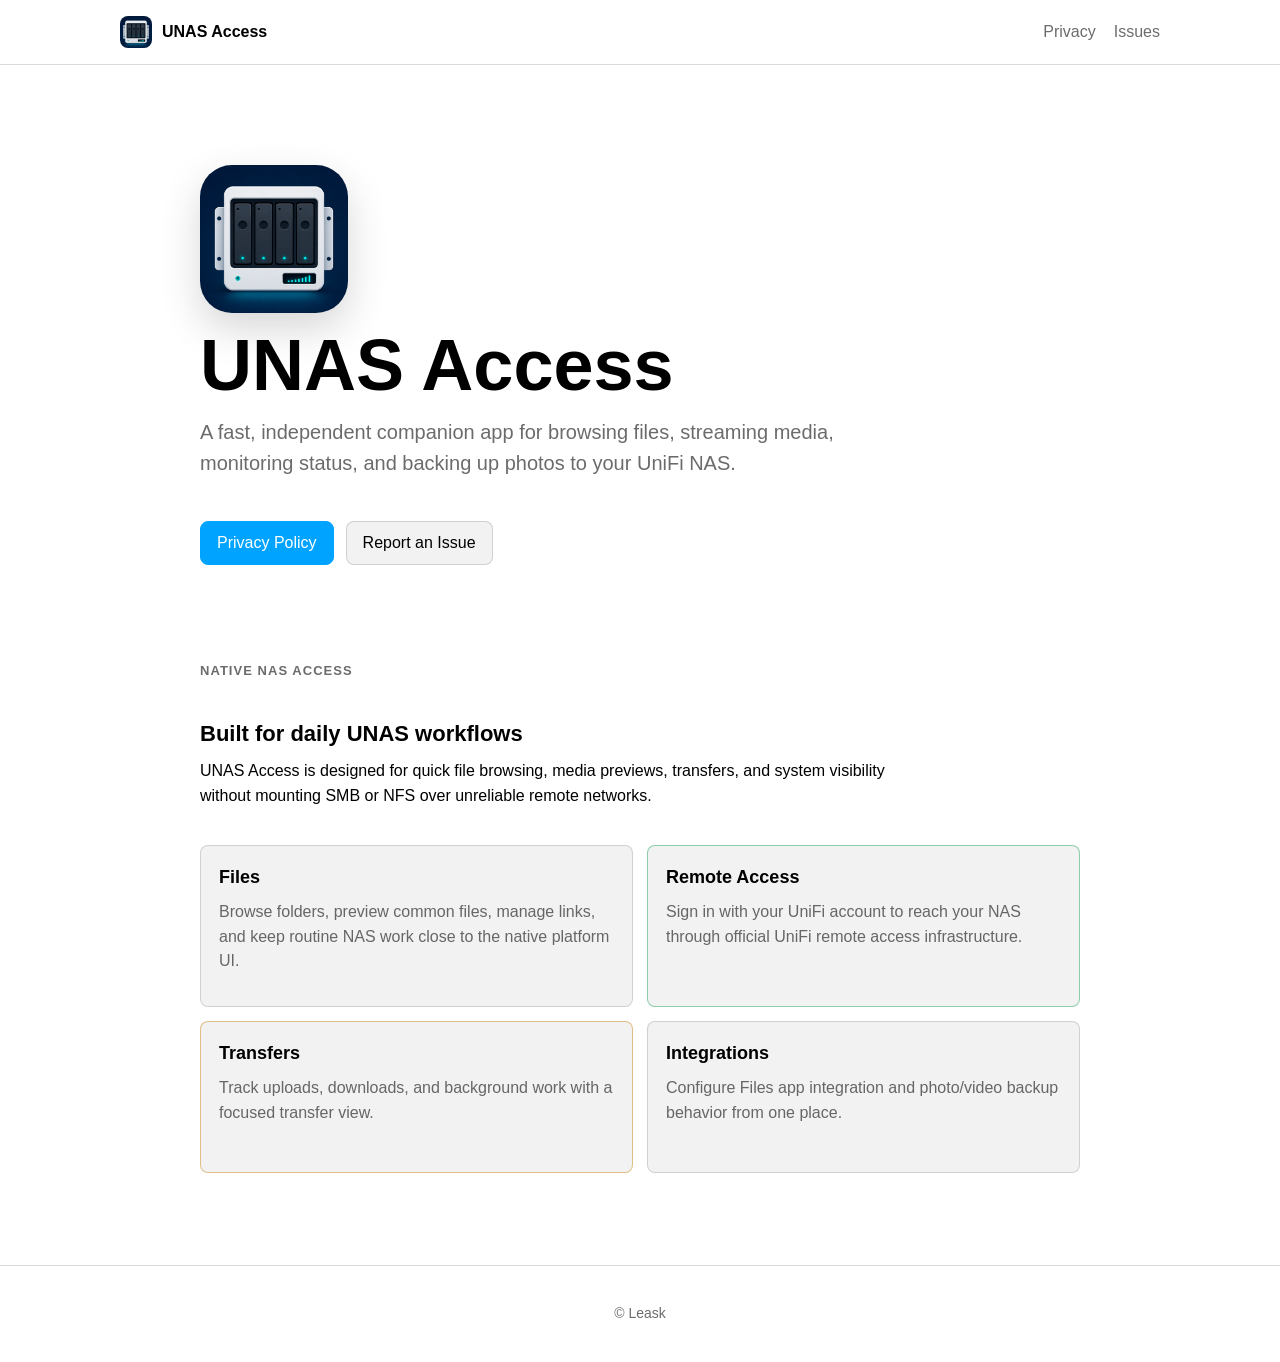
<file: docs/index.html>
<!doctype html>
<html lang="en">
<head>
    <meta charset="utf-8">
    <meta name="viewport" content="width=device-width, initial-scale=1">
    <title>UNAS Access</title>
    <link rel="stylesheet" href="./styles.css">
</head>
<body>
    <header class="site-header">
        <nav class="site-nav" aria-label="Primary">
            <a class="brand" href="./">
                <img
                    src="./assets/logo.png"
                    width="32"
                    height="32"
                    alt=""
                    aria-hidden="true"
                >
                <span>UNAS Access</span>
            </a>
            <div class="nav-links">
                <a href="./privacy/">Privacy</a>
                <a href="https://github.com/Leask/UNAS-Access-Public/issues">Issues</a>
            </div>
        </nav>
    </header>

    <main class="page">
        <section class="hero">
            <img
                class="app-logo"
                src="./assets/logo.png"
                width="148"
                height="148"
                alt="UNAS Access"
            >
            <h1>UNAS Access</h1>
            <p>
                A fast, independent companion app for browsing files, streaming
                media, monitoring status, and backing up photos to your UniFi
                NAS.
            </p>
            <div class="actions">
                <a class="button primary" href="./privacy/">Privacy Policy</a>
                <a
                    class="button"
                    href="https://github.com/Leask/UNAS-Access-Public/issues"
                >Report an Issue</a>
            </div>
        </section>

        <section class="section">
            <div>
                <p class="eyebrow">Native NAS Access</p>
                <h2>Built for daily UNAS workflows</h2>
                <p>
                    UNAS Access is designed for quick file browsing, media
                    previews, transfers, and system visibility without mounting
                    SMB or NFS over unreliable remote networks.
                </p>
            </div>

            <div class="feature-grid">
                <article>
                    <h3>Files</h3>
                    <p>
                        Browse folders, preview common files, manage links, and
                        keep routine NAS work close to the native platform UI.
                    </p>
                </article>
                <article>
                    <h3>Remote Access</h3>
                    <p>
                        Sign in with your UniFi account to reach your NAS
                        through official UniFi remote access infrastructure.
                    </p>
                </article>
                <article>
                    <h3>Transfers</h3>
                    <p>
                        Track uploads, downloads, and background work with a
                        focused transfer view.
                    </p>
                </article>
                <article>
                    <h3>Integrations</h3>
                    <p>
                        Configure Files app integration and photo/video backup
                        behavior from one place.
                    </p>
                </article>
            </div>
        </section>
    </main>

    <footer class="site-footer">
        <div class="footer-inner">
            <p>© Leask</p>
        </div>
    </footer>
</body>
</html>
</file>
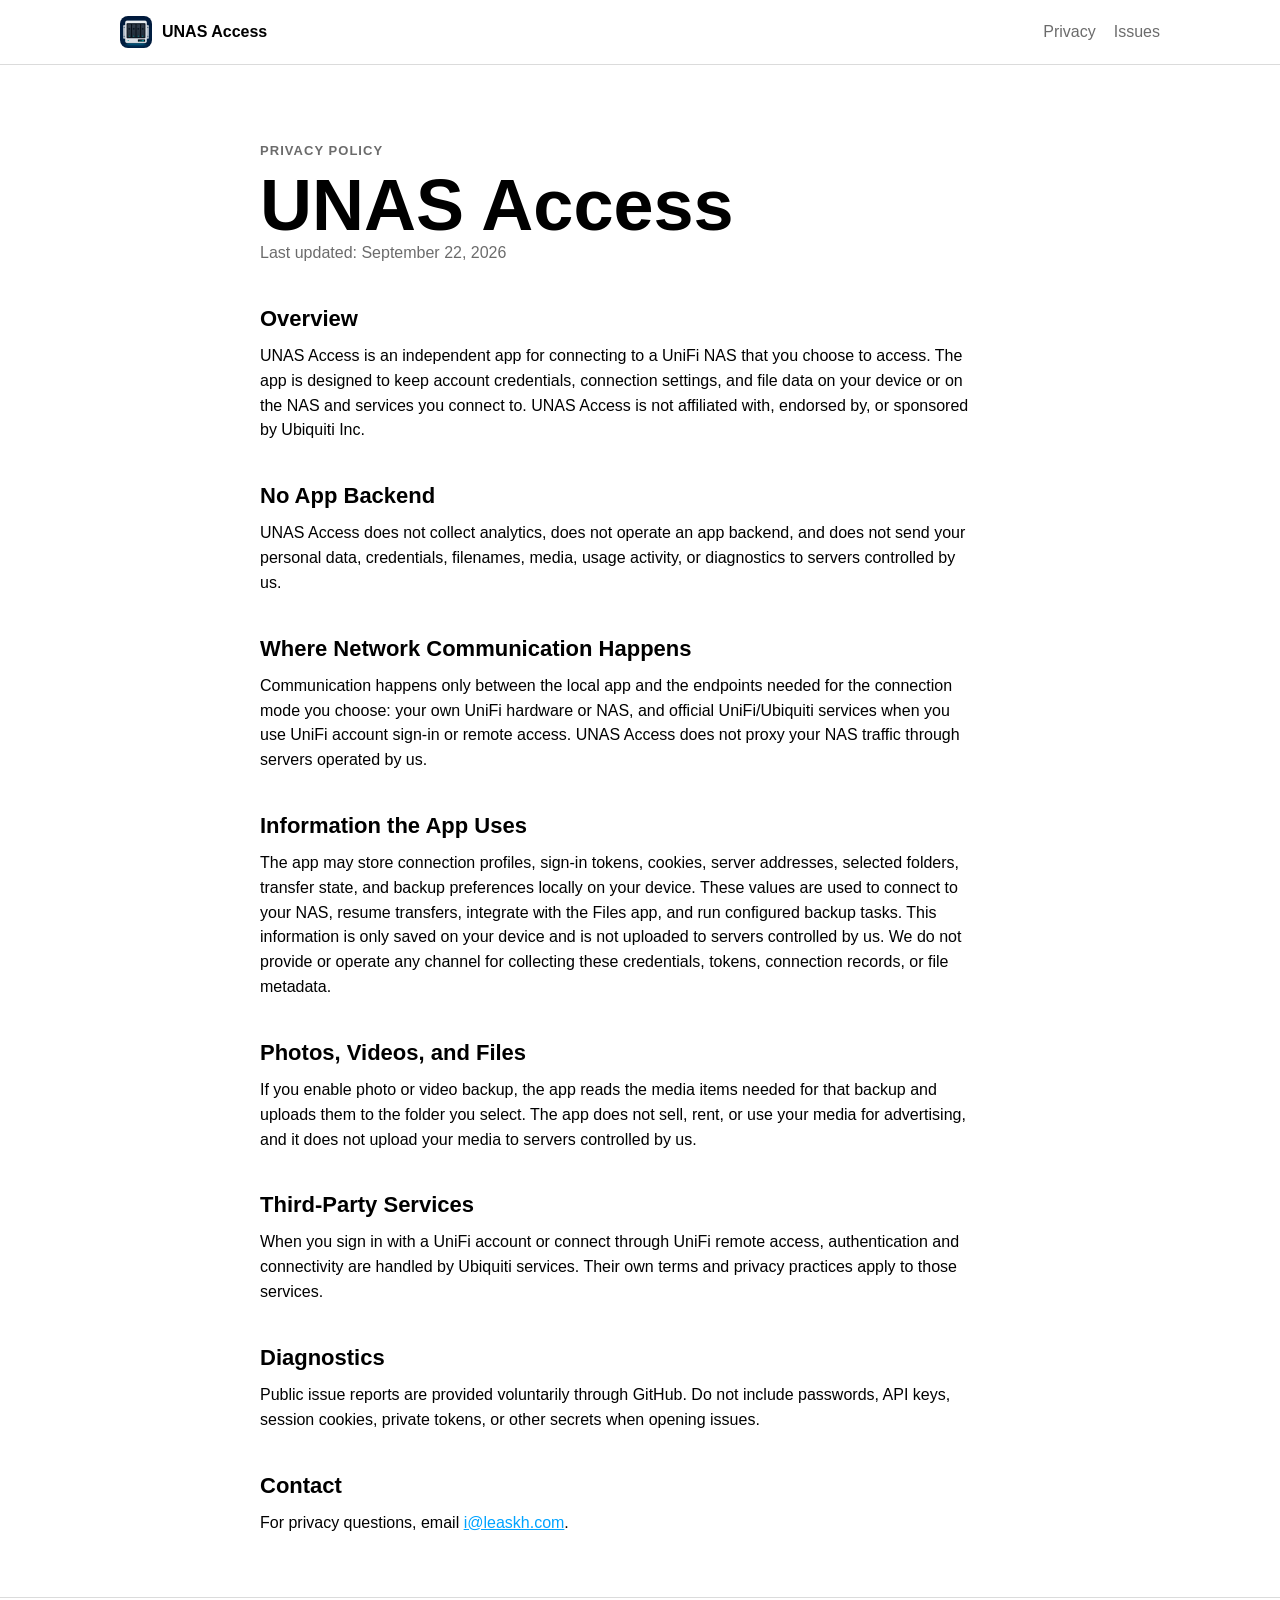
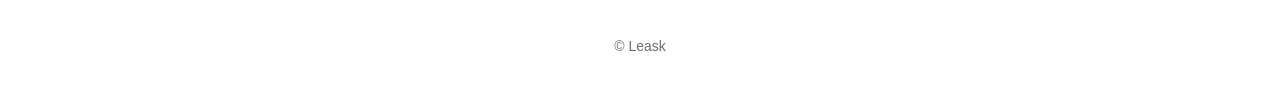
<file: docs/privacy/index.html>
<!doctype html>
<html lang="en">
<head>
    <meta charset="utf-8">
    <meta name="viewport" content="width=device-width, initial-scale=1">
    <title>Privacy Policy | UNAS Access</title>
    <link rel="stylesheet" href="../styles.css">
</head>
<body>
    <header class="site-header">
        <nav class="site-nav" aria-label="Primary">
            <a class="brand" href="../">
                <img
                    src="../assets/logo.png"
                    width="32"
                    height="32"
                    alt=""
                    aria-hidden="true"
                >
                <span>UNAS Access</span>
            </a>
            <div class="nav-links">
                <a href="./">Privacy</a>
                <a href="https://github.com/Leask/UNAS-Access-Public/issues">Issues</a>
            </div>
        </nav>
    </header>

    <main class="page policy">
        <section class="content">
            <p class="eyebrow">Privacy Policy</p>
            <h1>UNAS Access</h1>
            <p class="updated">Last updated: September 22, 2026</p>

            <h2>Overview</h2>
            <p>
                UNAS Access is an independent app for connecting to a UniFi NAS
                that you choose to access. The app is designed to keep account
                credentials, connection settings, and file data on your device
                or on the NAS and services you connect to. UNAS Access is not
                affiliated with, endorsed by, or sponsored by Ubiquiti Inc.
            </p>

            <h2>No App Backend</h2>
            <p>
                UNAS Access does not collect analytics, does not operate an app
                backend, and does not send your personal data, credentials,
                filenames, media, usage activity, or diagnostics to servers
                controlled by us.
            </p>

            <h2>Where Network Communication Happens</h2>
            <p>
                Communication happens only between the local app and the
                endpoints needed for the connection mode you choose: your own
                UniFi hardware or NAS, and official UniFi/Ubiquiti services
                when you use UniFi account sign-in or remote access. UNAS Access
                does not proxy your NAS traffic through servers operated by us.
            </p>

            <h2>Information the App Uses</h2>
            <p>
                The app may store connection profiles, sign-in tokens, cookies,
                server addresses, selected folders, transfer state, and backup
                preferences locally on your device. These values are used to
                connect to your NAS, resume transfers, integrate with the Files
                app, and run configured backup tasks. This information is only
                saved on your device and is not uploaded to servers controlled
                by us. We do not provide or operate any channel for collecting
                these credentials, tokens, connection records, or file metadata.
            </p>

            <h2>Photos, Videos, and Files</h2>
            <p>
                If you enable photo or video backup, the app reads the media
                items needed for that backup and uploads them to the folder you
                select. The app does not sell, rent, or use your media for
                advertising, and it does not upload your media to servers
                controlled by us.
            </p>

            <h2>Third-Party Services</h2>
            <p>
                When you sign in with a UniFi account or connect through UniFi
                remote access, authentication and connectivity are handled by
                Ubiquiti services. Their own terms and privacy practices apply
                to those services.
            </p>

            <h2>Diagnostics</h2>
            <p>
                Public issue reports are provided voluntarily through GitHub.
                Do not include passwords, API keys, session cookies, private
                tokens, or other secrets when opening issues.
            </p>

            <h2>Contact</h2>
            <p>
                For privacy questions, email
                <a href="mailto:i@leaskh.com">i@leaskh.com</a>.
            </p>
        </section>
    </main>

    <footer class="site-footer">
        <div class="footer-inner">
            <p>© Leask</p>
        </div>
    </footer>
</body>
</html>
</file>
<file: docs/styles.css>
:root {
    color-scheme: light dark;
    --accent: #00a3ff;
    --accent-2: #17c964;
    --accent-3: #ff9f0a;
    --border: color-mix(in srgb, CanvasText 14%, transparent);
    --muted: color-mix(in srgb, CanvasText 58%, transparent);
    --panel: color-mix(in srgb, CanvasText 5%, Canvas);
    --panel-strong: color-mix(in srgb, CanvasText 8%, Canvas);
}

* {
    box-sizing: border-box;
}

body {
    margin: 0;
    min-height: 100vh;
    font: 16px/1.55 -apple-system, BlinkMacSystemFont, "Segoe UI", sans-serif;
    color: CanvasText;
    background: Canvas;
}

a {
    color: var(--accent);
}

.site-header {
    position: sticky;
    top: 0;
    z-index: 10;
    border-bottom: 1px solid var(--border);
    background: color-mix(in srgb, Canvas 92%, transparent);
    backdrop-filter: blur(18px);
}

.site-nav {
    width: min(1040px, calc(100% - 40px));
    min-height: 64px;
    margin: 0 auto;
    display: flex;
    align-items: center;
    justify-content: space-between;
    gap: 18px;
}

.brand,
.nav-links {
    display: flex;
    align-items: center;
}

.brand {
    gap: 10px;
    color: CanvasText;
    font-weight: 700;
    text-decoration: none;
}

.brand img {
    border-radius: 8px;
}

.nav-links {
    gap: 18px;
}

.nav-links a {
    color: var(--muted);
    text-decoration: none;
}

.nav-links a:hover {
    color: var(--accent);
}

.page {
    width: min(880px, calc(100% - 40px));
    margin: 0 auto;
    padding: 48px 0;
}

.hero {
    min-height: 56vh;
    display: grid;
    align-content: center;
    gap: 16px;
}

.app-logo {
    display: block;
    width: 148px;
    height: 148px;
    border-radius: 32px;
    box-shadow: 0 16px 40px color-mix(in srgb, #000 16%, transparent);
}

h1 {
    margin: 0;
    font-size: clamp(42px, 7vw, 72px);
    line-height: 1;
    letter-spacing: 0;
}

h2 {
    margin: 36px 0 8px;
    font-size: 22px;
    letter-spacing: 0;
}

p {
    margin: 0 0 14px;
    max-width: 720px;
}

.hero p {
    font-size: 20px;
    color: var(--muted);
}

.actions {
    display: flex;
    flex-wrap: wrap;
    gap: 12px;
    margin-top: 12px;
}

.button {
    display: inline-flex;
    align-items: center;
    min-height: 44px;
    padding: 0 16px;
    border: 1px solid var(--border);
    border-radius: 8px;
    color: CanvasText;
    text-decoration: none;
    background: var(--panel);
}

.button.primary {
    border-color: var(--accent);
    color: white;
    background: var(--accent);
}

.section {
    display: grid;
    gap: 22px;
    padding: 44px 0;
}

.section:first-of-type {
    padding-top: 36px;
}

.split {
    grid-template-columns: minmax(180px, 0.8fr) minmax(0, 1.2fr);
    align-items: start;
}

.feature-grid {
    display: grid;
    grid-template-columns: repeat(2, minmax(0, 1fr));
    gap: 14px;
}

.feature-grid article {
    min-height: 152px;
    padding: 18px;
    border: 1px solid var(--border);
    border-radius: 8px;
    background: var(--panel);
}

.feature-grid article:nth-child(2) {
    border-color: color-mix(in srgb, var(--accent-2) 36%, var(--border));
}

.feature-grid article:nth-child(3) {
    border-color: color-mix(in srgb, var(--accent-3) 36%, var(--border));
}

.feature-grid h3 {
    margin: 0 0 8px;
    font-size: 18px;
    letter-spacing: 0;
}

.feature-grid p,
.split p {
    color: var(--muted);
}

.content {
    padding-top: 28px;
}

.policy .content {
    max-width: 760px;
    margin: 0 auto;
}

.eyebrow,
.updated,
.footer {
    color: var(--muted);
}

.eyebrow {
    margin-bottom: 8px;
    font-size: 13px;
    font-weight: 700;
    letter-spacing: 0.08em;
    text-transform: uppercase;
}

.footer {
    margin-top: 44px;
    font-size: 14px;
}

.site-footer {
    border-top: 1px solid var(--border);
}

.footer-inner {
    width: min(1040px, calc(100% - 40px));
    min-height: 96px;
    margin: 0 auto;
    display: grid;
    place-items: center;
    color: var(--muted);
    font-size: 14px;
    text-align: center;
}

.footer-inner p {
    margin: 0;
}

@media (max-width: 520px) {
    .site-nav,
    .footer-inner {
        width: min(100% - 28px, 1040px);
    }

    .site-nav,
    .nav-links {
        align-items: flex-start;
    }

    .site-nav {
        flex-direction: column;
        justify-content: center;
        padding: 14px 0;
    }

    .nav-links {
        flex-wrap: wrap;
        gap: 12px;
    }

    .page {
        width: min(100% - 28px, 880px);
        padding: 32px 0;
    }

    .hero {
        min-height: 50vh;
    }

    .app-logo {
        width: 124px;
        height: 124px;
        border-radius: 28px;
    }

    .actions {
        display: grid;
    }

    .split,
    .feature-grid {
        grid-template-columns: 1fr;
    }
}
</file>
